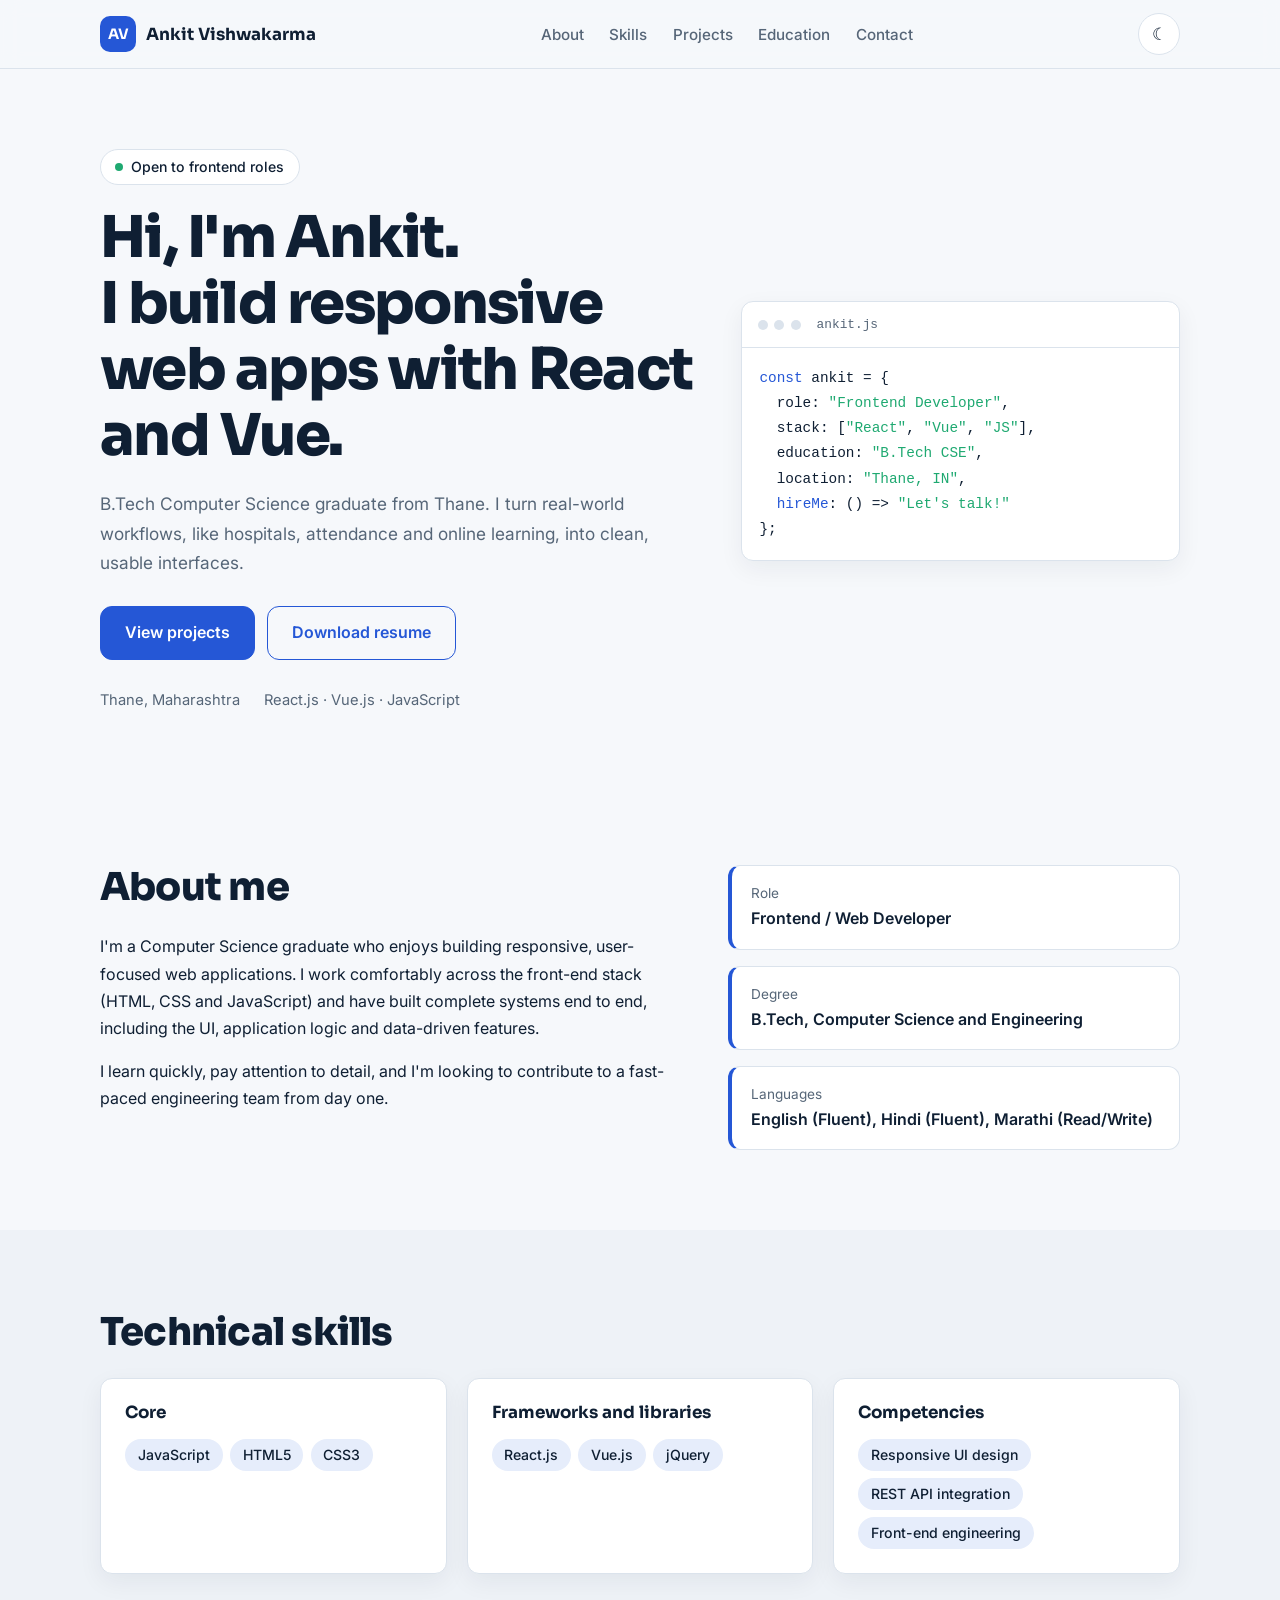
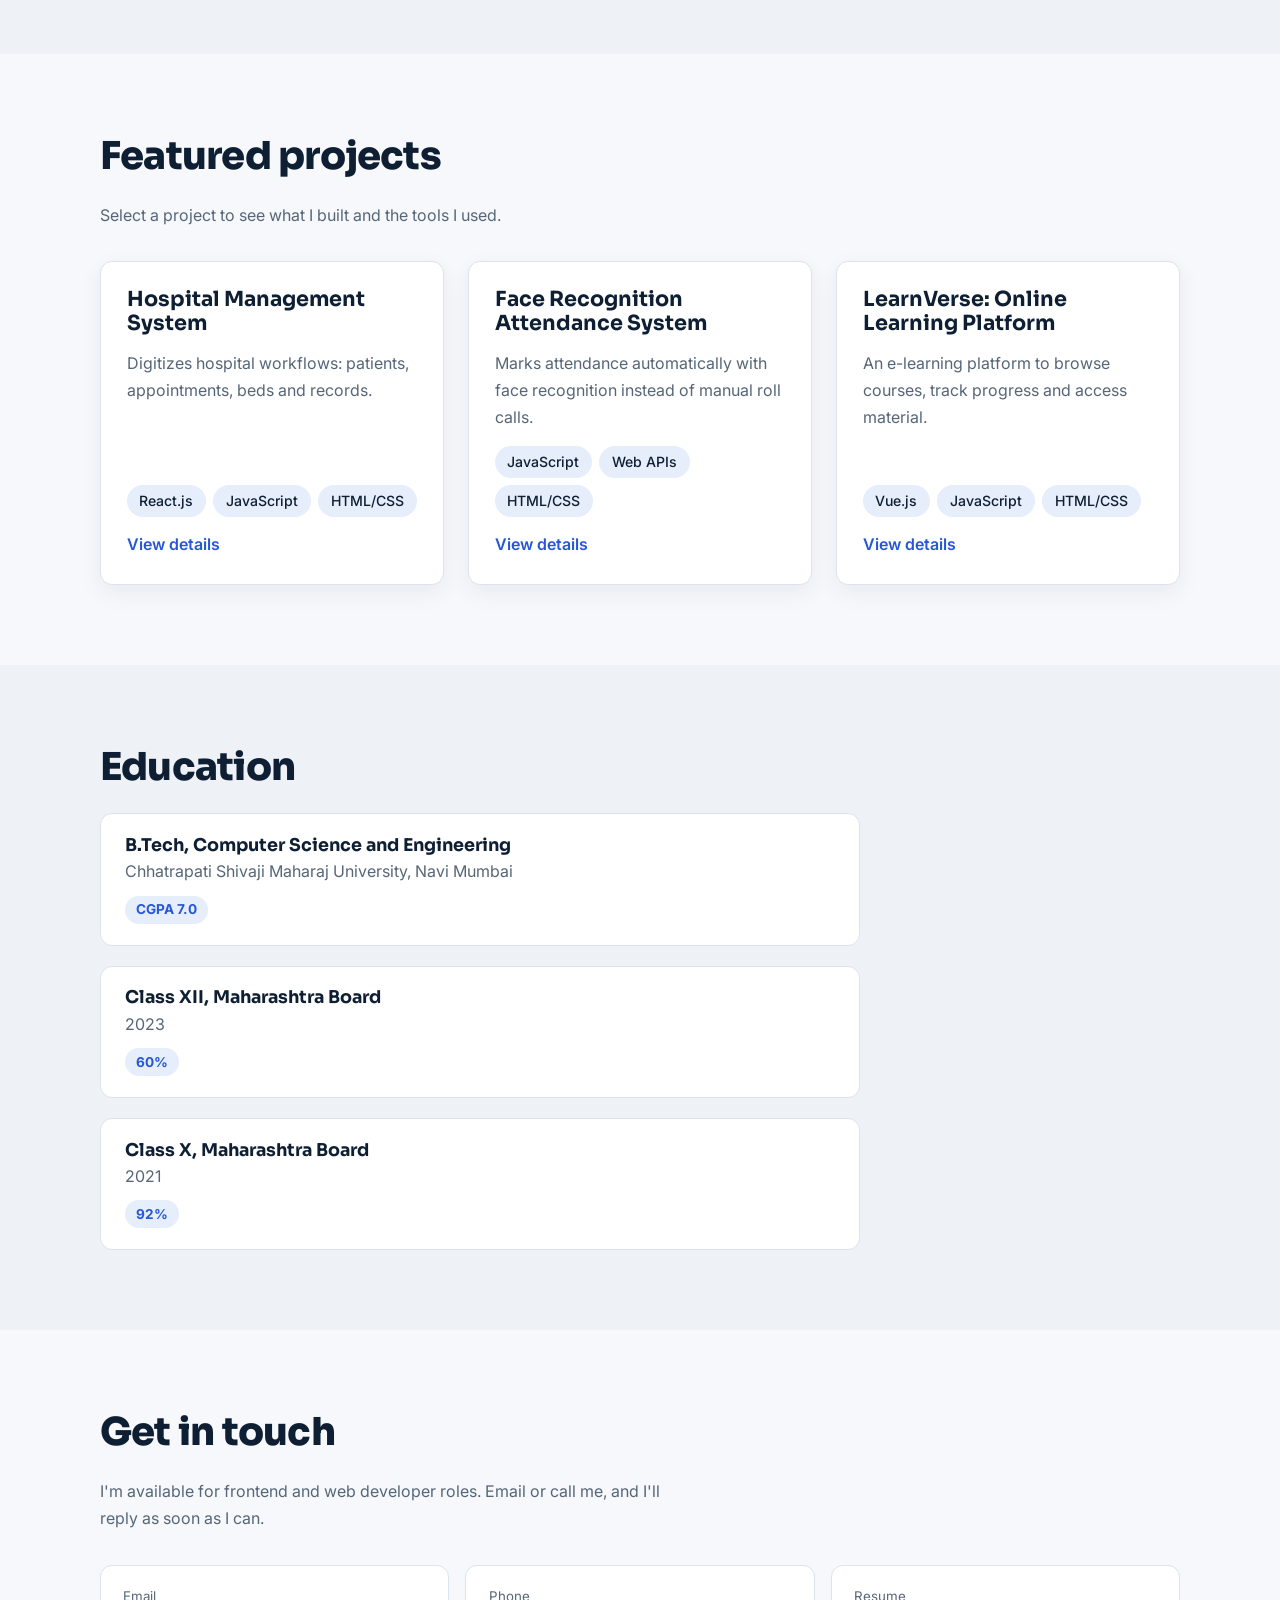
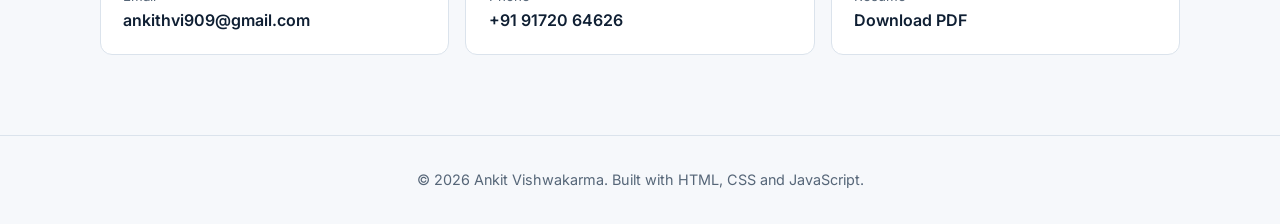
<file: Task 1-portfolio/index.html>
<!DOCTYPE html>
<html lang="en">
<head>
<meta charset="utf-8">
<meta name="viewport" content="width=device-width, initial-scale=1">
<title>Ankit Vishwakarma | Frontend Developer</title>
<meta name="description" content="Portfolio of Ankit Vishwakarma, a frontend developer skilled in React.js, Vue.js and JavaScript.">
<link rel="preconnect" href="https://fonts.googleapis.com">
<link rel="preconnect" href="https://fonts.gstatic.com" crossorigin>
<link href="https://fonts.googleapis.com/css2?family=Sora:wght@500;700;800&family=Inter:wght@400;500;600&display=swap" rel="stylesheet">
<link rel="stylesheet" href="style.css">
</head>
<body>

<header class="site-header">
  <div class="container bar">
    <a class="logo" href="#home" aria-label="Ankit Vishwakarma, home"><span class="mark">AV</span>Ankit Vishwakarma</a>
    <nav id="nav" aria-label="Main navigation">
      <ul>
        <li><a href="#about">About</a></li>
        <li><a href="#skills">Skills</a></li>
        <li><a href="#projects">Projects</a></li>
        <li><a href="#education">Education</a></li>
        <li><a href="#contact">Contact</a></li>
      </ul>
    </nav>
    <div class="tools">
      <button class="icon-btn" id="themeBtn" aria-label="Switch to dark theme">☾</button>
      <button class="icon-btn" id="menuBtn" aria-label="Open menu" aria-expanded="false" aria-controls="nav">☰</button>
    </div>
  </div>
</header>

<main>
  <section id="home" class="hero">
    <div class="container hero-grid">
      <div>
        <p class="status"><span class="dot"></span>Open to frontend roles</p>
        <h1>Hi, I'm Ankit.<br>I build responsive web apps with React and Vue.</h1>
        <p class="lead">B.Tech Computer Science graduate from Thane. I turn real-world workflows, like hospitals, attendance and online learning, into clean, usable interfaces.</p>
        <div class="btns">
          <a class="btn primary" href="#projects">View projects</a>
          <a class="btn ghost" href="resume.pdf" download>Download resume</a>
        </div>
        <ul class="hero-meta">
          <li>Thane, Maharashtra</li>
          <li>React.js · Vue.js · JavaScript</li>
        </ul>
      </div>
      <div class="code-card" aria-hidden="true">
        <div class="code-top"><i></i><i></i><i></i><span>ankit.js</span></div>
<pre><span class="k">const</span> ankit = {
  role: <span class="s">"Frontend Developer"</span>,
  stack: [<span class="s">"React"</span>, <span class="s">"Vue"</span>, <span class="s">"JS"</span>],
  education: <span class="s">"B.Tech CSE"</span>,
  location: <span class="s">"Thane, IN"</span>,
  <span class="k">hireMe</span>: () =&gt; <span class="s">"Let's talk!"</span>
};</pre>
      </div>
    </div>
  </section>

  <section id="about">
    <div class="container about">
      <div>
        <h2>About me</h2>
        <p>I'm a Computer Science graduate who enjoys building responsive, user-focused web applications. I work comfortably across the front-end stack (HTML, CSS and JavaScript) and have built complete systems end to end, including the UI, application logic and data-driven features.</p>
        <p>I learn quickly, pay attention to detail, and I'm looking to contribute to a fast-paced engineering team from day one.</p>
      </div>
      <dl class="facts">
        <div><dt>Role</dt><dd>Frontend / Web Developer</dd></div>
        <div><dt>Degree</dt><dd>B.Tech, Computer Science and Engineering</dd></div>
        <div><dt>Languages</dt><dd>English (Fluent), Hindi (Fluent), Marathi (Read/Write)</dd></div>
      </dl>
    </div>
  </section>

  <section id="skills" class="alt">
    <div class="container">
      <h2>Technical skills</h2>
      <div class="skills">
        <article class="skill"><h3>Core</h3><div class="chips"><span>JavaScript</span><span>HTML5</span><span>CSS3</span></div></article>
        <article class="skill"><h3>Frameworks and libraries</h3><div class="chips"><span>React.js</span><span>Vue.js</span><span>jQuery</span></div></article>
        <article class="skill"><h3>Competencies</h3><div class="chips"><span>Responsive UI design</span><span>REST API integration</span><span>Front-end engineering</span></div></article>
      </div>
    </div>
  </section>

  <section id="projects">
    <div class="container">
      <h2>Featured projects</h2>
      <p class="lead">Select a project to see what I built and the tools I used.</p>
      <div class="projects" id="projectGrid"></div>
    </div>
  </section>

  <section id="education" class="alt">
    <div class="container">
      <h2>Education</h2>
      <div class="timeline">
        <div class="item"><h3>B.Tech, Computer Science and Engineering</h3><p>Chhatrapati Shivaji Maharaj University, Navi Mumbai</p><span class="badge">CGPA 7.0</span></div>
        <div class="item"><h3>Class XII, Maharashtra Board</h3><p>2023</p><span class="badge">60%</span></div>
        <div class="item"><h3>Class X, Maharashtra Board</h3><p>2021</p><span class="badge">92%</span></div>
      </div>
    </div>
  </section>

  <section id="contact">
    <div class="container">
      <h2>Get in touch</h2>
      <p class="lead">I'm available for frontend and web developer roles. Email or call me, and I'll reply as soon as I can.</p>
      <div class="links">
        <a href="mailto:ankithvi909@gmail.com"><small>Email</small>ankithvi909@gmail.com</a>
        <a href="tel:+919172064626"><small>Phone</small>+91 91720 64626</a>
        <a href="resume.pdf" download><small>Resume</small>Download PDF</a>
      </div>
    </div>
  </section>
</main>

<footer><div class="container">© <span id="yr"></span> Ankit Vishwakarma. Built with HTML, CSS and JavaScript.</div></footer>

<dialog id="modal" aria-labelledby="mTitle">
  <div class="dlg">
    <button class="icon-btn x" id="mClose" aria-label="Close project details">✕</button>
    <h3 id="mTitle"></h3>
    <p id="mType" class="muted"></p>
    <ul id="mPoints"></ul>
    <div class="chips" id="mTags"></div>
  </div>
</dialog>

<script src="script.js"></script>
</body>
</html>
</file>
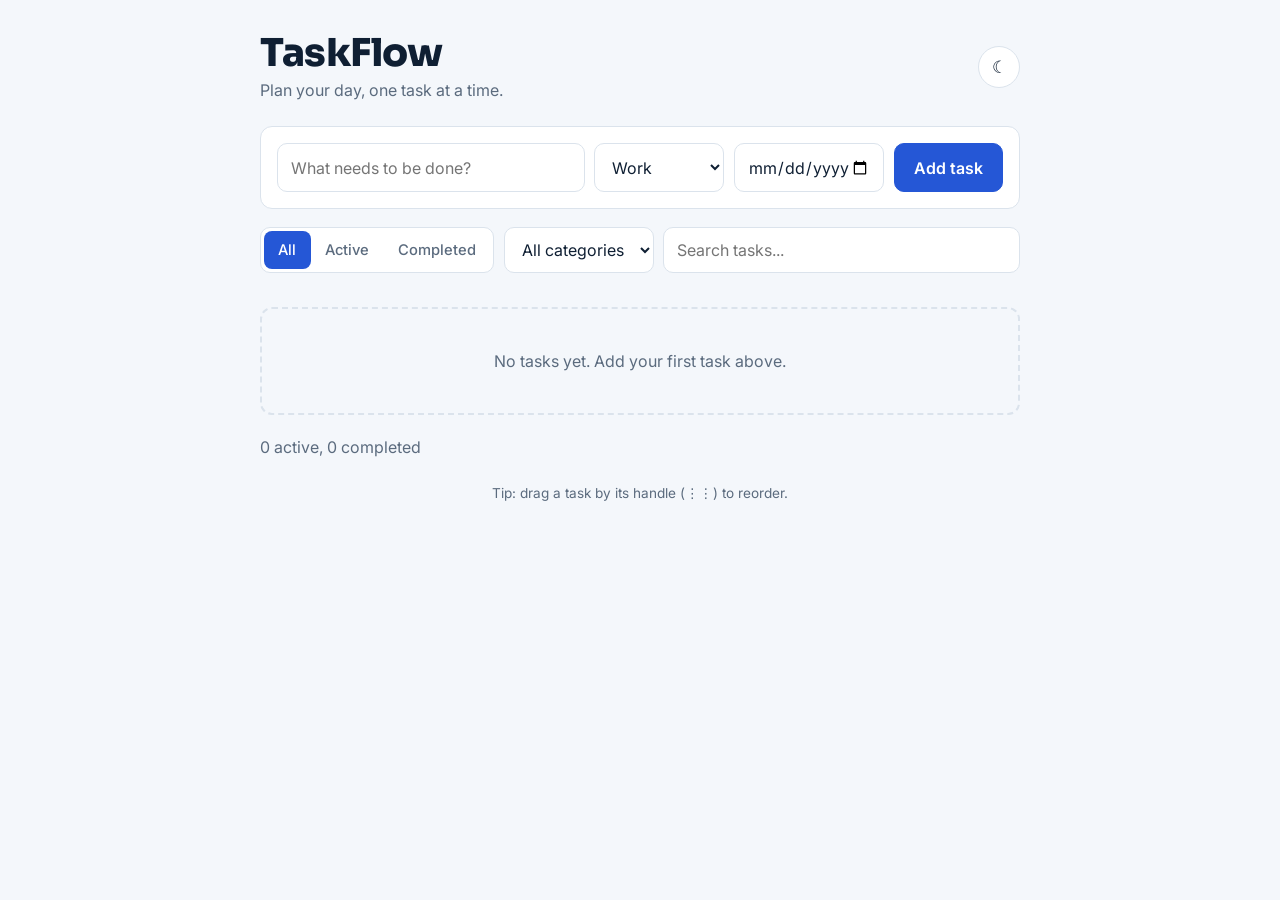
<file: Task 2-Task manager/index.html>
<!DOCTYPE html>
<html lang="en">
<head>
<meta charset="utf-8">
<meta name="viewport" content="width=device-width, initial-scale=1">
<title>TaskFlow | Task Manager &amp; Productivity Tracker</title>
<meta name="description" content="A task manager with categories, due dates, filters, search, drag-and-drop and localStorage persistence.">
<link rel="preconnect" href="https://fonts.googleapis.com">
<link rel="preconnect" href="https://fonts.gstatic.com" crossorigin>
<link href="https://fonts.googleapis.com/css2?family=Sora:wght@600;800&family=Inter:wght@400;500;600&display=swap" rel="stylesheet">
<link rel="stylesheet" href="style.css">
</head>
<body>
<div class="app">
  <header class="top">
    <div>
      <h1>TaskFlow</h1>
      <p class="muted" id="summary">Plan your day, one task at a time.</p>
    </div>
    <button class="icon-btn" id="themeBtn" aria-label="Switch to dark theme">☾</button>
  </header>

  <form id="addForm" class="add" autocomplete="off">
    <label class="sr" for="title">Task title</label>
    <input id="title" type="text" placeholder="What needs to be done?" maxlength="120" required>
    <label class="sr" for="category">Category</label>
    <select id="category">
      <option>Work</option><option>Personal</option><option>Study</option>
    </select>
    <label class="sr" for="due">Due date</label>
    <input id="due" type="date">
    <button class="btn" type="submit">Add task</button>
  </form>

  <div class="controls">
    <div class="tabs" role="group" aria-label="Filter by status">
      <button class="tab active" data-filter="all" aria-pressed="true">All</button>
      <button class="tab" data-filter="active" aria-pressed="false">Active</button>
      <button class="tab" data-filter="completed" aria-pressed="false">Completed</button>
    </div>
    <label class="sr" for="catFilter">Filter by category</label>
    <select id="catFilter">
      <option value="all">All categories</option>
      <option>Work</option><option>Personal</option><option>Study</option>
    </select>
    <label class="sr" for="search">Search tasks</label>
    <input id="search" type="search" placeholder="Search tasks...">
  </div>

  <ul id="list" class="list" aria-live="polite"></ul>
  <p id="empty" class="empty" hidden></p>

  <footer class="foot">
    <span id="count" class="muted"></span>
    <button class="link" id="clearDone">Clear completed</button>
  </footer>
  <p class="hint muted">Tip: drag a task by its handle (⋮⋮) to reorder.</p>
</div>

<dialog id="editDlg" aria-labelledby="editTitle">
  <form id="editForm" method="dialog" class="dlg">
    <h2 id="editTitle">Edit task</h2>
    <label for="eTitle">Title</label>
    <input id="eTitle" type="text" maxlength="120" required>
    <label for="eCategory">Category</label>
    <select id="eCategory"><option>Work</option><option>Personal</option><option>Study</option></select>
    <label for="eDue">Due date</label>
    <input id="eDue" type="date">
    <div class="row">
      <button class="btn ghost" type="button" id="eCancel">Cancel</button>
      <button class="btn" type="submit">Save changes</button>
    </div>
  </form>
</dialog>
<script src="script.js"></script>
</body>
</html>
</file>
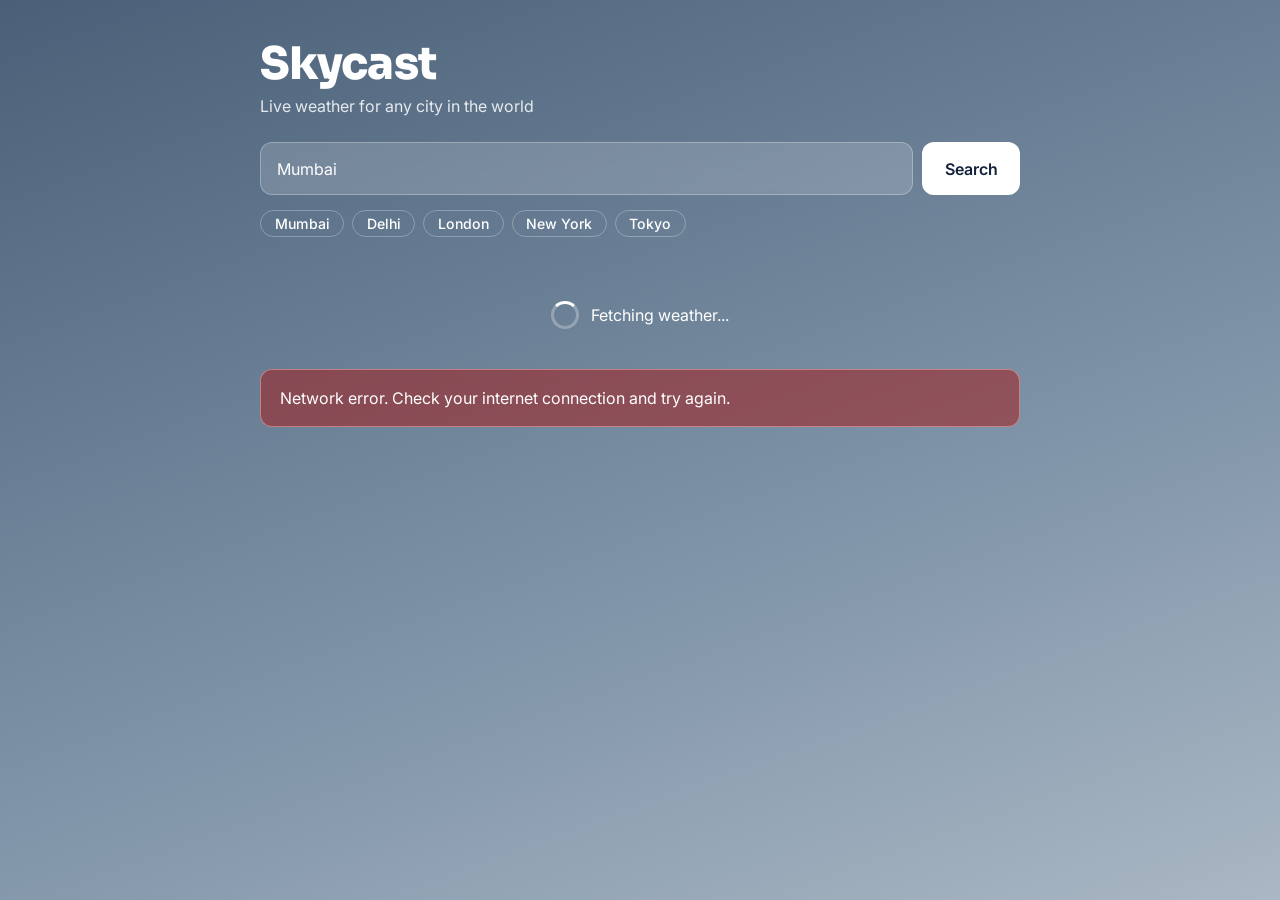
<file: Task 3-Weather app/index.html>
<!DOCTYPE html>
<html lang="en">
<head>
<meta charset="utf-8">
<meta name="viewport" content="width=device-width, initial-scale=1">
<title>Skycast | Live Weather Forecast</title>
<meta name="description" content="Search any city for live weather, humidity, wind, pressure and a 5-day forecast.">
<link rel="preconnect" href="https://fonts.googleapis.com">
<link rel="preconnect" href="https://fonts.gstatic.com" crossorigin>
<link href="https://fonts.googleapis.com/css2?family=Sora:wght@600;800&family=Inter:wght@400;500;600&display=swap" rel="stylesheet">
<link rel="stylesheet" href="style.css">
</head>
<body data-sky="cloudy">
<main class="app">
  <header>
    <h1>Skycast</h1>
    <p class="sub">Live weather for any city in the world</p>
  </header>

  <form id="searchForm" class="search" role="search" autocomplete="off">
    <label class="sr" for="city">City name</label>
    <input id="city" type="search" placeholder="Search a city, e.g. Mumbai" required>
    <button type="submit">Search</button>
  </form>

  <div class="quick" id="quick" aria-label="Quick cities"></div>

  <div id="loading" class="loading" hidden role="status"><span class="spinner" aria-hidden="true"></span>Fetching weather...</div>
  <div id="error" class="error" hidden role="alert"></div>

  <section id="result" hidden aria-live="polite">
    <div class="card current">
      <div>
        <h2 id="place"></h2>
        <p id="time" class="muted"></p>
        <div class="temp-row">
          <span id="icon" class="icon" aria-hidden="true"></span>
          <span id="temp" class="temp"></span>
        </div>
        <p id="desc" class="desc"></p>
        <p id="feels" class="muted"></p>
      </div>
      <dl class="stats">
        <div><dt>Humidity</dt><dd id="humidity"></dd></div>
        <div><dt>Wind speed</dt><dd id="wind"></dd></div>
        <div><dt>Pressure</dt><dd id="pressure"></dd></div>
      </dl>
    </div>

    <h3 class="fh">5-day forecast</h3>
    <div id="forecast" class="forecast"></div>
  </section>

  <p class="credit" id="credit"></p>
</main>
<script src="config.js"></script>
<script src="script.js"></script>
</body>
</html>
</file>
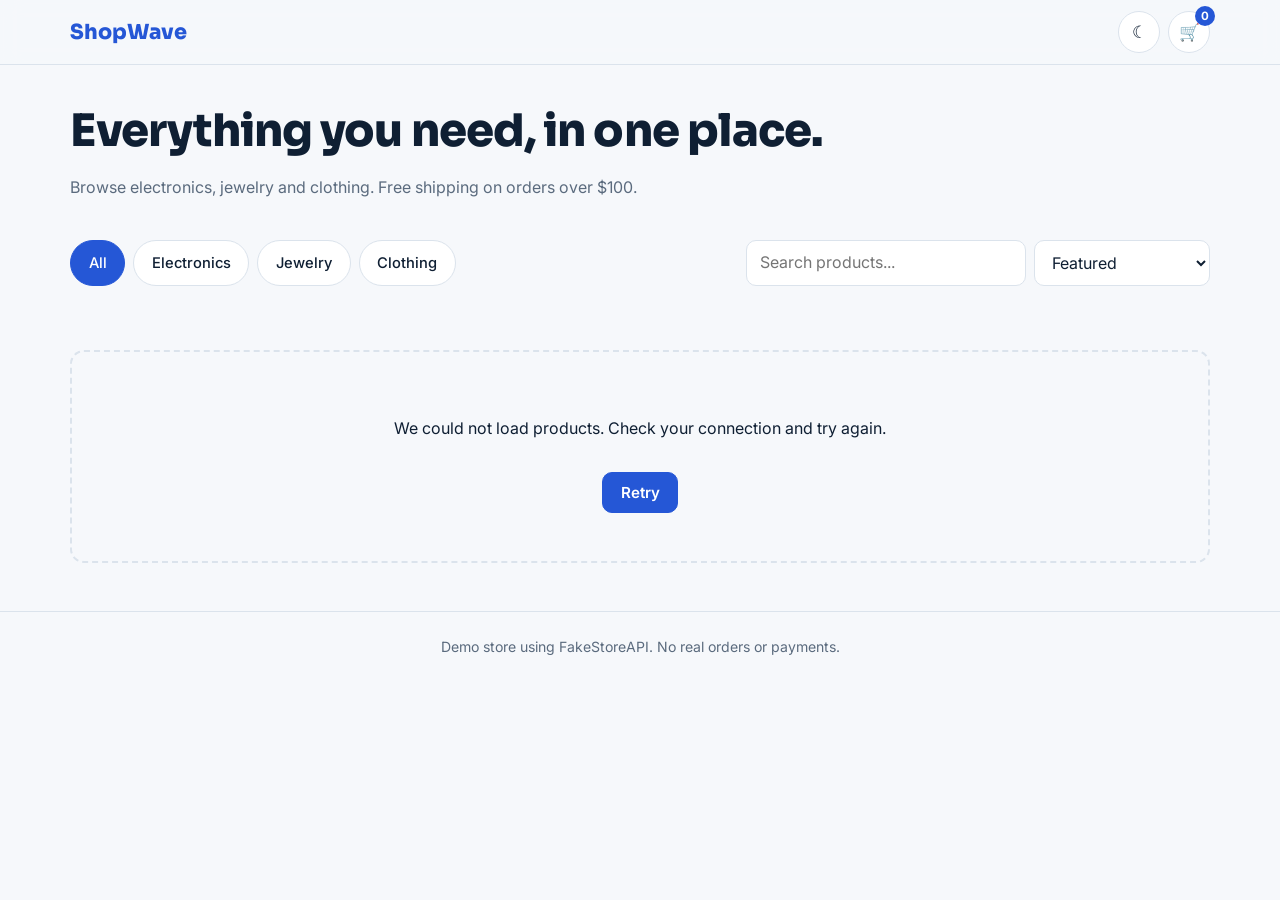
<file: Task 4-Ecommerce cart/index.html>
<!DOCTYPE html>
<html lang="en">
<head>
<meta charset="utf-8">
<meta name="viewport" content="width=device-width, initial-scale=1">
<title>ShopWave | Online Store</title>
<meta name="description" content="E-commerce storefront with product filtering, search and a slide-out shopping cart.">
<link rel="preconnect" href="https://fonts.googleapis.com">
<link rel="preconnect" href="https://fonts.gstatic.com" crossorigin>
<link href="https://fonts.googleapis.com/css2?family=Sora:wght@600;800&family=Inter:wght@400;500;600&display=swap" rel="stylesheet">
<link rel="stylesheet" href="style.css">
</head>
<body>
<header class="nav">
  <div class="container nav-in">
    <a class="logo" href="#top">ShopWave</a>
    <div class="tools">
      <button class="icon-btn" id="themeBtn" aria-label="Switch to dark theme">☾</button>
      <button class="icon-btn cart-btn" id="cartBtn" aria-label="Open cart, 0 items">
        <span aria-hidden="true">🛒</span><span class="badge" id="badge">0</span>
      </button>
    </div>
  </div>
</header>

<main class="container" id="top">
  <section class="hero">
    <h1>Everything you need, in one place.</h1>
    <p class="muted">Browse electronics, jewelry and clothing. Free shipping on orders over $100.</p>
  </section>

  <div class="bar">
    <div class="cats" id="cats" role="group" aria-label="Filter by category">
      <button class="cat active" data-cat="all" aria-pressed="true">All</button>
      <button class="cat" data-cat="electronics" aria-pressed="false">Electronics</button>
      <button class="cat" data-cat="jewelry" aria-pressed="false">Jewelry</button>
      <button class="cat" data-cat="clothing" aria-pressed="false">Clothing</button>
    </div>
    <div class="find">
      <label class="sr" for="search">Search products</label>
      <input id="search" type="search" placeholder="Search products...">
      <label class="sr" for="sort">Sort products</label>
      <select id="sort">
        <option value="featured">Featured</option>
        <option value="low">Price: low to high</option>
        <option value="high">Price: high to low</option>
        <option value="rating">Top rated</option>
      </select>
    </div>
  </div>

  <p id="count" class="muted" aria-live="polite"></p>
  <div id="grid" class="grid"></div>
  <div id="state" class="state" hidden></div>
</main>

<footer class="foot"><div class="container">Demo store using FakeStoreAPI. No real orders or payments.</div></footer>

<div class="overlay" id="overlay" hidden></div>
<aside class="drawer" id="drawer" role="dialog" aria-modal="true" aria-labelledby="drawerTitle" aria-hidden="true">
  <div class="d-head">
    <h2 id="drawerTitle">Your cart</h2>
    <button class="icon-btn" id="closeCart" aria-label="Close cart">✕</button>
  </div>
  <div class="d-body" id="cartItems"></div>
  <div class="d-foot" id="cartFoot">
    <p class="ship-note" id="shipNote"></p>
    <dl class="totals">
      <div><dt>Subtotal</dt><dd id="subtotal"></dd></div>
      <div><dt>Tax (8%)</dt><dd id="tax"></dd></div>
      <div><dt>Shipping</dt><dd id="shipping"></dd></div>
      <div class="grand"><dt>Total</dt><dd id="total"></dd></div>
    </dl>
    <button class="btn" id="checkoutBtn">Checkout</button>
    <button class="link" id="clearBtn">Clear cart</button>
  </div>
</aside>

<dialog id="checkout" aria-labelledby="coTitle">
  <form id="coForm" class="dlg">
    <h2 id="coTitle">Checkout</h2>
    <p class="muted">Demo only. Do not enter real payment details.</p>
    <label for="coName">Full name</label>
    <input id="coName" required autocomplete="name">
    <label for="coEmail">Email</label>
    <input id="coEmail" type="email" required autocomplete="email">
    <label for="coAddr">Delivery address</label>
    <textarea id="coAddr" rows="2" required autocomplete="street-address"></textarea>
    <p class="co-total">Order total: <strong id="coTotal"></strong></p>
    <div class="row">
      <button type="button" class="btn ghost" id="coCancel">Cancel</button>
      <button type="submit" class="btn">Place order</button>
    </div>
  </form>
  <div class="dlg done" id="coDone" hidden>
    <div class="tick" aria-hidden="true">✓</div>
    <h2>Order confirmed</h2>
    <p>Thank you, <strong id="doneName"></strong>. Your order <strong id="orderId"></strong> has been placed.</p>
    <p class="muted" id="doneMail"></p>
    <button class="btn" id="coClose">Continue shopping</button>
  </div>
</dialog>

<script src="script.js"></script>
</body>
</html>
</file>
<file: Task 1-portfolio/style.css>
:root{
  --bg:#f6f8fb; --alt:#eef2f7; --surface:#fff; --ink:#0f1f33; --muted:#566678; --line:#dbe3ec;
  --accent:#2557d6; --accent-ink:#fff; --chip:#e6edfb; --green:#1fa971;
  --head:"Sora","Segoe UI",system-ui,sans-serif; --body:"Inter","Segoe UI",system-ui,sans-serif;
  --r:12px; --shadow:0 8px 24px rgba(15,31,51,.06);
}
:root[data-theme="dark"]{
  --bg:#0c1524; --alt:#101c30; --surface:#14233b; --ink:#e9f0f9; --muted:#9db0c6; --line:#243857;
  --accent:#78a8ff; --accent-ink:#09152a; --chip:#1b2f50; --shadow:none;
}
*{box-sizing:border-box}
html{scroll-behavior:smooth;scroll-padding-top:76px}
body{margin:0;background:var(--bg);color:var(--ink);font:400 1rem/1.7 var(--body);transition:background .25s,color .25s}
h1,h2,h3{font-family:var(--head);line-height:1.15;margin:0}
p{margin:0 0 1rem}
a{color:inherit}
:focus-visible{outline:3px solid var(--accent);outline-offset:3px;border-radius:6px}
.container{width:min(1080px,100% - 2.5rem);margin-inline:auto}
section{padding:5rem 0}
section.alt{background:var(--alt)}
h2{font-size:clamp(1.8rem,5vw,2.4rem);font-weight:800;margin-bottom:1.5rem;letter-spacing:-.02em}
.lead{color:var(--muted);max-width:60ch}
.muted{color:var(--muted)}

/* Header */
.site-header{position:sticky;top:0;z-index:30;background:color-mix(in srgb,var(--bg) 90%,transparent);backdrop-filter:blur(10px);border-bottom:1px solid var(--line)}
.bar{display:flex;align-items:center;justify-content:space-between;height:68px;gap:1rem}
.logo{display:flex;align-items:center;gap:.6rem;font:700 1.05rem var(--head);text-decoration:none}
.mark{display:grid;place-items:center;width:36px;height:36px;border-radius:10px;background:var(--accent);color:var(--accent-ink);font-size:.9rem}
nav ul{list-style:none;margin:0;padding:0;display:flex;gap:1.6rem}
nav a{text-decoration:none;color:var(--muted);font-weight:500;font-size:.95rem;padding:.3rem 0;border-bottom:2px solid transparent}
nav a:hover,nav a.active{color:var(--ink);border-color:var(--accent)}
.tools{display:flex;gap:.5rem}
.icon-btn{width:42px;height:42px;display:grid;place-items:center;border:1px solid var(--line);background:var(--surface);color:var(--ink);border-radius:50%;cursor:pointer;font-size:1.05rem}
.icon-btn:hover{border-color:var(--accent)}
#menuBtn{display:none}
@media(max-width:800px){
  #menuBtn{display:grid}
  nav{position:absolute;top:68px;left:0;right:0;background:var(--bg);border-bottom:1px solid var(--line);display:none}
  nav.open{display:block}
  nav ul{flex-direction:column;gap:0;padding:.5rem 1.25rem 1rem}
  nav a{display:block;padding:.8rem 0;border:0}
}

/* Hero */
.hero{padding:5rem 0 4.5rem}
.hero-grid{display:grid;gap:3rem;align-items:center}
@media(min-width:920px){.hero-grid{grid-template-columns:1.35fr 1fr}}
.status{display:inline-flex;align-items:center;gap:.5rem;background:var(--surface);border:1px solid var(--line);padding:.3rem .9rem;border-radius:99px;font-size:.88rem;font-weight:500;margin-bottom:1.25rem}
.dot{width:8px;height:8px;border-radius:50%;background:var(--green);box-shadow:0 0 0 0 rgba(31,169,113,.6);animation:pulse 2s infinite}
@keyframes pulse{70%{box-shadow:0 0 0 8px rgba(31,169,113,0)}100%{box-shadow:0 0 0 0 rgba(31,169,113,0)}}
.hero h1{font-size:clamp(2.1rem,6.5vw,3.6rem);font-weight:800;letter-spacing:-.03em}
.hero .lead{margin:1.25rem 0 1.75rem;font-size:1.08rem}
.btns{display:flex;flex-wrap:wrap;gap:.75rem}
.btn{display:inline-block;padding:.8rem 1.5rem;border-radius:var(--r);font-weight:600;text-decoration:none;border:1.5px solid var(--accent);transition:transform .15s,filter .15s}
.btn.primary{background:var(--accent);color:var(--accent-ink)}
.btn.ghost{color:var(--accent)}
.btn:hover{transform:translateY(-2px);filter:brightness(1.08)}
.hero-meta{list-style:none;padding:0;margin:1.75rem 0 0;display:flex;flex-wrap:wrap;gap:.4rem 1.5rem;color:var(--muted);font-size:.92rem}
.code-card{background:var(--surface);border:1px solid var(--line);border-radius:var(--r);box-shadow:var(--shadow);overflow:hidden;font:.9rem/1.75 ui-monospace,Menlo,Consolas,monospace}
.code-top{display:flex;align-items:center;gap:.4rem;padding:.7rem 1rem;border-bottom:1px solid var(--line);color:var(--muted);font-size:.8rem}
.code-top i{width:10px;height:10px;border-radius:50%;background:var(--line)}
.code-top span{margin-left:.6rem}
.code-card pre{margin:0;padding:1.1rem;overflow-x:auto}
.k{color:var(--accent)}.s{color:var(--green)}

/* About */
.about{display:grid;gap:2.5rem}
@media(min-width:900px){.about{grid-template-columns:1.3fr 1fr}}
.facts{margin:0;display:grid;gap:1rem}
.facts div{background:var(--surface);border:1px solid var(--line);border-left:4px solid var(--accent);border-radius:var(--r);padding:1rem 1.2rem}
.facts dt{font-size:.85rem;color:var(--muted)}
.facts dd{margin:0;font-weight:600}

/* Skills */
.skills{display:grid;gap:1.25rem;grid-template-columns:repeat(auto-fit,minmax(260px,1fr))}
.skill{background:var(--surface);border:1px solid var(--line);border-radius:var(--r);padding:1.5rem;box-shadow:var(--shadow)}
.skill h3{font-size:1.05rem;margin-bottom:1rem}
.chips{display:flex;flex-wrap:wrap;gap:.45rem}
.chips span{background:var(--chip);color:var(--ink);padding:.25rem .8rem;border-radius:99px;font-size:.88rem;font-weight:500}

/* Projects */
.projects{display:grid;gap:1.5rem;margin-top:2rem;grid-template-columns:repeat(auto-fit,minmax(290px,1fr))}
.card{display:flex;flex-direction:column;gap:.9rem;text-align:left;font:inherit;color:inherit;background:var(--surface);border:1px solid var(--line);border-radius:var(--r);padding:1.6rem;cursor:pointer;box-shadow:var(--shadow);transition:transform .2s,border-color .2s}
.card:hover{transform:translateY(-4px);border-color:var(--accent)}
.card h3{font-size:1.3rem}
.card p{color:var(--muted);flex:1;margin:0}
.more{color:var(--accent);font-weight:600}

dialog{border:1px solid var(--line);border-radius:16px;background:var(--surface);color:var(--ink);padding:0;width:min(580px,92vw);max-height:88vh}
dialog::backdrop{background:rgba(5,12,22,.62)}
dialog[open]{animation:pop .22s ease-out}
@keyframes pop{from{opacity:0;transform:translateY(14px) scale(.98)}}
.dlg{padding:1.9rem}
.dlg h3{font-size:1.55rem;margin-bottom:.4rem;padding-right:3rem}
.dlg ul{padding-left:1.2rem;color:var(--muted);margin:1rem 0 1.5rem}
.dlg li{margin-bottom:.5rem}
.x{float:right}

/* Education */
.timeline{display:grid;gap:1.25rem;max-width:760px}
.item{background:var(--surface);border:1px solid var(--line);border-radius:var(--r);padding:1.3rem 1.5rem;position:relative}
.item h3{font-size:1.1rem}
.item p{color:var(--muted);margin:.2rem 0 .6rem}
.badge{display:inline-block;background:var(--chip);color:var(--accent);font-weight:700;font-size:.85rem;padding:.15rem .7rem;border-radius:99px}

/* Contact */
.links{display:grid;gap:1rem;grid-template-columns:repeat(auto-fit,minmax(220px,1fr));margin-top:2rem}
.links a{background:var(--surface);border:1px solid var(--line);border-radius:var(--r);padding:1.2rem 1.4rem;text-decoration:none;font-weight:600;transition:border-color .2s,transform .2s}
.links a:hover{border-color:var(--accent);transform:translateY(-3px)}
.links small{display:block;color:var(--muted);font-weight:400}
footer{padding:2rem 0;border-top:1px solid var(--line);color:var(--muted);font-size:.9rem;text-align:center}

@media(prefers-reduced-motion:reduce){html{scroll-behavior:auto}*{animation:none!important;transition:none!important}}
</file>
<file: Task 2-Task manager/style.css>
:root{
  --bg:#f4f7fb; --surface:#fff; --ink:#0f1f33; --muted:#5b6b7e; --line:#dbe3ec;
  --accent:#2557d6; --accent-ink:#fff; --chip:#e6edfb; --danger:#d23b3b; --ok:#1fa971;
  --work:#2557d6; --personal:#c2410c; --study:#7c3aed;
  --head:"Sora","Segoe UI",system-ui,sans-serif; --body:"Inter","Segoe UI",system-ui,sans-serif; --r:12px;
}
:root[data-theme="dark"]{
  --bg:#0c1524; --surface:#14233b; --ink:#e9f0f9; --muted:#9db0c6; --line:#243857;
  --accent:#78a8ff; --accent-ink:#09152a; --chip:#1b2f50; --danger:#ff7b7b; --ok:#4cd9a0;
  --work:#78a8ff; --personal:#ffa56b; --study:#b69bff;
}
*{box-sizing:border-box}
body{margin:0;background:var(--bg);color:var(--ink);font:400 1rem/1.5 var(--body);transition:background .25s,color .25s}
:focus-visible{outline:3px solid var(--accent);outline-offset:2px;border-radius:6px}
.app{width:min(760px,100% - 2rem);margin:0 auto;padding:2rem 0 3rem}
.top{display:flex;justify-content:space-between;align-items:center;gap:1rem;margin-bottom:1.5rem}
h1{font:800 clamp(1.8rem,6vw,2.4rem)/1.1 var(--head);margin:0;letter-spacing:-.02em}
.muted{color:var(--muted);margin:.25rem 0 0}
.sr{position:absolute;width:1px;height:1px;overflow:hidden;clip:rect(0 0 0 0)}
.icon-btn{width:42px;height:42px;border-radius:50%;border:1px solid var(--line);background:var(--surface);color:var(--ink);cursor:pointer;font-size:1.05rem}
input,select{font:inherit;color:var(--ink);background:var(--surface);border:1px solid var(--line);border-radius:10px;padding:.65rem .8rem;min-width:0}
input:focus,select:focus{border-color:var(--accent)}
.add{display:grid;gap:.6rem;grid-template-columns:1fr;background:var(--surface);border:1px solid var(--line);border-radius:var(--r);padding:1rem}
@media(min-width:640px){.add{grid-template-columns:1fr 130px 150px auto}}
.btn{background:var(--accent);color:var(--accent-ink);border:1.5px solid var(--accent);border-radius:10px;padding:.65rem 1.2rem;font:600 1rem var(--body);cursor:pointer;transition:filter .15s}
.btn:hover{filter:brightness(1.1)}
.btn.ghost{background:transparent;color:var(--accent)}
.controls{display:flex;flex-wrap:wrap;gap:.6rem;margin:1.1rem 0}
.controls input[type=search]{flex:1;min-width:160px}
.tabs{display:flex;background:var(--surface);border:1px solid var(--line);border-radius:10px;padding:3px}
.tab{border:0;background:transparent;color:var(--muted);padding:.45rem .9rem;border-radius:8px;font:500 .92rem var(--body);cursor:pointer}
.tab.active{background:var(--accent);color:var(--accent-ink)}
.list{list-style:none;margin:0;padding:0;display:grid;gap:.6rem}
.task{display:grid;grid-template-columns:auto auto 1fr auto;align-items:center;gap:.75rem;background:var(--surface);border:1px solid var(--line);border-radius:var(--r);padding:.8rem 1rem;animation:in .25s ease-out;transition:opacity .3s,transform .3s,border-color .2s}
@keyframes in{from{opacity:0;transform:translateY(8px)}}
.task.removing{opacity:0;transform:translateX(30px)}
.task.dragging{opacity:.4}
.task.over{border-color:var(--accent);border-style:dashed}
.handle{cursor:grab;color:var(--muted);user-select:none;letter-spacing:-2px;padding:0 .2rem}
.check{width:22px;height:22px;accent-color:var(--ok);cursor:pointer}
.body{min-width:0}
.name{position:relative;display:inline;word-break:break-word;background:linear-gradient(var(--muted),var(--muted)) no-repeat 0 55%/0 2px;transition:background-size .35s ease,color .3s}
.task.done .name{background-size:100% 2px;color:var(--muted)}
.task.done{border-color:color-mix(in srgb,var(--ok) 40%,var(--line))}
.meta{display:flex;flex-wrap:wrap;gap:.5rem;margin-top:.25rem;font-size:.82rem;color:var(--muted)}
.tag{font-weight:600;padding:.05rem .6rem;border-radius:99px;background:var(--chip)}
.tag.Work{color:var(--work)}.tag.Personal{color:var(--personal)}.tag.Study{color:var(--study)}
.overdue{color:var(--danger);font-weight:600}
.actions{display:flex;gap:.25rem}
.act{border:0;background:transparent;color:var(--muted);cursor:pointer;padding:.4rem .55rem;border-radius:8px;font:500 .88rem var(--body)}
.act:hover{background:var(--chip);color:var(--ink)}
.act.del:hover{color:var(--danger)}
.empty{text-align:center;color:var(--muted);padding:2.5rem 1rem;border:2px dashed var(--line);border-radius:var(--r)}
.foot{display:flex;justify-content:space-between;align-items:center;margin-top:1rem}
.link{border:0;background:none;color:var(--accent);font:600 .92rem var(--body);cursor:pointer}
.hint{text-align:center;font-size:.85rem;margin-top:1.5rem}
dialog{border:1px solid var(--line);border-radius:16px;background:var(--surface);color:var(--ink);padding:0;width:min(440px,92vw)}
dialog::backdrop{background:rgba(5,12,22,.6)}
.dlg{display:grid;gap:.5rem;padding:1.6rem}
.dlg h2{font:800 1.4rem var(--head);margin:0 0 .5rem}
.dlg label{font-size:.88rem;color:var(--muted);margin-top:.4rem}
.row{display:flex;justify-content:flex-end;gap:.6rem;margin-top:1rem}
@media(max-width:480px){.task{grid-template-columns:auto 1fr auto}.handle{display:none}}
@media(prefers-reduced-motion:reduce){*{animation:none!important;transition:none!important}}
</file>
<file: Task 3-Weather app/style.css>
:root{--head:"Sora","Segoe UI",system-ui,sans-serif;--body:"Inter","Segoe UI",system-ui,sans-serif;--glass:rgba(255,255,255,.16);--edge:rgba(255,255,255,.28)}
*{box-sizing:border-box}
body{margin:0;min-height:100vh;color:#fff;font:400 1rem/1.5 var(--body);background:#2d4a7a;transition:background .6s}
body[data-sky="sunny"]{background:linear-gradient(160deg,#1e88e5,#4fc3f7 55%,#ffd27a)}
body[data-sky="cloudy"]{background:linear-gradient(160deg,#4a6078,#7f94a8 60%,#aab7c4)}
body[data-sky="night"]{background:linear-gradient(160deg,#0b1026,#1b2a5a 60%,#3a3f7a)}
body[data-sky="rain"]{background:linear-gradient(160deg,#27384d,#46607a 60%,#6b8299)}
body[data-sky="storm"]{background:linear-gradient(160deg,#16111f,#2d2a45 60%,#4b4766)}
body[data-sky="snow"]{background:linear-gradient(160deg,#6d8aa8,#a9c0d6 60%,#e3eef7)}
body[data-sky="mist"]{background:linear-gradient(160deg,#59626b,#8a949c 60%,#b9c0c6)}
:focus-visible{outline:3px solid #fff;outline-offset:3px;border-radius:8px}
.app{width:min(760px,100% - 2rem);margin:0 auto;padding:2.5rem 0 3rem}
h1{font:800 clamp(2rem,7vw,2.8rem)/1.1 var(--head);margin:0;letter-spacing:-.02em}
.sub{margin:.3rem 0 1.5rem;opacity:.85}
.sr{position:absolute;width:1px;height:1px;overflow:hidden;clip:rect(0 0 0 0)}
.search{display:flex;gap:.6rem}
.search input{flex:1;min-width:0;padding:.85rem 1rem;border-radius:12px;border:1px solid var(--edge);background:var(--glass);color:#fff;font:inherit;backdrop-filter:blur(8px)}
.search input::placeholder{color:rgba(255,255,255,.7)}
.search button{padding:.85rem 1.4rem;border-radius:12px;border:0;background:#fff;color:#14233b;font:600 1rem var(--body);cursor:pointer}
.search button:hover{filter:brightness(.92)}
.quick{display:flex;flex-wrap:wrap;gap:.5rem;margin:.9rem 0 1.5rem}
.quick button{border:1px solid var(--edge);background:transparent;color:#fff;padding:.25rem .85rem;border-radius:99px;font:500 .88rem var(--body);cursor:pointer}
.quick button:hover{background:var(--glass)}
.loading{display:flex;align-items:center;gap:.8rem;justify-content:center;padding:2.5rem 0}
.spinner{width:28px;height:28px;border:3px solid var(--edge);border-top-color:#fff;border-radius:50%;animation:spin .8s linear infinite}
@keyframes spin{to{transform:rotate(360deg)}}
.error{background:rgba(160,30,30,.55);border:1px solid rgba(255,180,180,.5);border-radius:12px;padding:1rem 1.2rem}
.card{background:var(--glass);border:1px solid var(--edge);border-radius:20px;padding:1.5rem;backdrop-filter:blur(10px)}
.current{display:grid;gap:1.5rem}
@media(min-width:640px){.current{grid-template-columns:1.2fr 1fr;align-items:center}}
h2{font:700 1.6rem/1.2 var(--head);margin:0}
.muted{opacity:.8;margin:.2rem 0;font-size:.92rem}
.temp-row{display:flex;align-items:center;gap:1rem;margin:.6rem 0 .2rem}
.icon{font-size:3.6rem;line-height:1;animation:float 4s ease-in-out infinite}
@keyframes float{50%{transform:translateY(-6px)}}
.temp{font:800 clamp(3.2rem,12vw,4.6rem)/1 var(--head)}
.desc{font-size:1.15rem;font-weight:500;margin:0;text-transform:capitalize}
.stats{margin:0;display:grid;grid-template-columns:repeat(3,1fr);gap:.75rem}
@media(min-width:640px){.stats{grid-template-columns:1fr}}
.stats div{background:rgba(255,255,255,.12);border-radius:14px;padding:.8rem 1rem}
.stats dt{font-size:.82rem;opacity:.8}
.stats dd{margin:0;font:700 1.25rem var(--head)}
.fh{font:700 1.15rem var(--head);margin:1.8rem 0 .8rem}
.forecast{display:flex;gap:.7rem;overflow-x:auto;padding-bottom:.3rem}
.day{flex:1 0 108px;text-align:center;background:var(--glass);border:1px solid var(--edge);border-radius:16px;padding:1rem .6rem;backdrop-filter:blur(10px)}
.day .d{font-weight:600}
.day .i{font-size:2rem;margin:.3rem 0}
.day .t{font-weight:700}
.day .lo{opacity:.75;font-weight:400}
.day small{display:block;opacity:.8;text-transform:capitalize}
.credit{text-align:center;font-size:.82rem;opacity:.75;margin-top:2rem}
@media(prefers-reduced-motion:reduce){*{animation:none!important;transition:none!important}}
</file>
<file: Task 4-Ecommerce cart/style.css>
:root{
  --bg:#f6f8fb; --surface:#fff; --ink:#0f1f33; --muted:#5b6b7e; --line:#dbe3ec;
  --accent:#2557d6; --accent-ink:#fff; --chip:#e6edfb; --danger:#d23b3b; --ok:#1fa971; --star:#f5a524;
  --head:"Sora","Segoe UI",system-ui,sans-serif; --body:"Inter","Segoe UI",system-ui,sans-serif; --r:14px;
}
:root[data-theme="dark"]{
  --bg:#0c1524; --surface:#14233b; --ink:#e9f0f9; --muted:#9db0c6; --line:#243857;
  --accent:#78a8ff; --accent-ink:#09152a; --chip:#1b2f50; --danger:#ff7b7b; --ok:#4cd9a0;
}
*{box-sizing:border-box}
body{margin:0;background:var(--bg);color:var(--ink);font:400 1rem/1.55 var(--body);transition:background .25s,color .25s}
body.lock{overflow:hidden}
:focus-visible{outline:3px solid var(--accent);outline-offset:2px;border-radius:6px}
.container{width:min(1140px,100% - 2rem);margin-inline:auto}
.sr{position:absolute;width:1px;height:1px;overflow:hidden;clip:rect(0 0 0 0)}
.muted{color:var(--muted)}
h1,h2,h3{font-family:var(--head);margin:0;line-height:1.2}
.nav{position:sticky;top:0;z-index:20;background:color-mix(in srgb,var(--bg) 90%,transparent);backdrop-filter:blur(10px);border-bottom:1px solid var(--line)}
.nav-in{display:flex;justify-content:space-between;align-items:center;height:64px}
.logo{font:800 1.3rem var(--head);text-decoration:none;color:var(--accent)}
.tools{display:flex;gap:.5rem}
.icon-btn{position:relative;width:42px;height:42px;display:grid;place-items:center;border:1px solid var(--line);background:var(--surface);color:var(--ink);border-radius:50%;cursor:pointer;font-size:1.05rem}
.icon-btn:hover{border-color:var(--accent)}
.badge{position:absolute;top:-6px;right:-6px;min-width:20px;height:20px;padding:0 5px;border-radius:99px;background:var(--accent);color:var(--accent-ink);font:700 .72rem/20px var(--body);text-align:center}
.badge.bump{animation:bump .3s}
@keyframes bump{50%{transform:scale(1.35)}}
.hero{padding:2.5rem 0 1.5rem}
.hero h1{font-size:clamp(1.8rem,5.5vw,2.8rem);font-weight:800;letter-spacing:-.02em;margin-bottom:.4rem}
.bar{display:flex;flex-wrap:wrap;justify-content:space-between;gap:.9rem;margin-bottom:.8rem}
.cats{display:flex;flex-wrap:wrap;gap:.5rem}
.cat{border:1px solid var(--line);background:var(--surface);color:var(--ink);padding:.5rem 1.1rem;border-radius:99px;font:500 .92rem var(--body);cursor:pointer}
.cat.active{background:var(--accent);color:var(--accent-ink);border-color:var(--accent)}
.find{display:flex;gap:.5rem;flex:1;justify-content:flex-end;min-width:240px}
input,select,textarea{font:inherit;color:var(--ink);background:var(--surface);border:1px solid var(--line);border-radius:10px;padding:.6rem .8rem;min-width:0}
.find input{flex:1;max-width:280px}
.grid{display:grid;gap:1.2rem;grid-template-columns:repeat(auto-fill,minmax(230px,1fr));padding-bottom:3rem}
.card{display:flex;flex-direction:column;background:var(--surface);border:1px solid var(--line);border-radius:var(--r);overflow:hidden;transition:transform .2s,border-color .2s}
.card:hover{transform:translateY(-4px);border-color:var(--accent)}
.thumb{position:relative;background:#fff;aspect-ratio:1/1;display:grid;place-items:center;padding:1.2rem}
.thumb img{max-width:100%;max-height:100%;object-fit:contain}
.pbadge{position:absolute;top:.6rem;left:.6rem;background:var(--accent);color:var(--accent-ink);font:600 .75rem var(--body);padding:.15rem .6rem;border-radius:99px}
.info{display:flex;flex-direction:column;gap:.45rem;padding:1rem;flex:1}
.cat-name{font-size:.78rem;color:var(--muted);text-transform:capitalize}
.title{font:600 .95rem/1.35 var(--body);display:-webkit-box;-webkit-line-clamp:2;-webkit-box-orient:vertical;overflow:hidden;min-height:2.6em}
.rating{font-size:.85rem;color:var(--muted)}
.stars{color:var(--star);letter-spacing:1px}
.price-row{display:flex;justify-content:space-between;align-items:center;margin-top:auto;padding-top:.5rem}
.price{font:800 1.2rem var(--head)}
.btn{background:var(--accent);color:var(--accent-ink);border:1.5px solid var(--accent);border-radius:10px;padding:.6rem 1.1rem;font:600 .95rem var(--body);cursor:pointer;transition:filter .15s}
.btn:hover{filter:brightness(1.1)}
.btn.ghost{background:transparent;color:var(--accent)}
.btn.small{padding:.45rem .85rem;font-size:.88rem}
.skeleton{height:340px;border-radius:var(--r);background:linear-gradient(90deg,var(--surface),var(--chip),var(--surface));background-size:200% 100%;animation:sh 1.2s infinite}
@keyframes sh{to{background-position:-200% 0}}
.state{text-align:center;padding:3rem 1rem;border:2px dashed var(--line);border-radius:var(--r);margin-bottom:3rem}
.state .btn{margin-top:1rem}
.foot{border-top:1px solid var(--line);padding:1.5rem 0;color:var(--muted);font-size:.88rem;text-align:center}

/* drawer */
.overlay{position:fixed;inset:0;background:rgba(5,12,22,.55);z-index:40}
.drawer{position:fixed;top:0;right:0;bottom:0;width:min(420px,100%);background:var(--surface);z-index:50;display:flex;flex-direction:column;transform:translateX(100%);visibility:hidden;transition:transform .3s ease,visibility .3s;box-shadow:-10px 0 30px rgba(0,0,0,.2)}
.drawer.open{transform:none;visibility:visible}
.d-head{display:flex;justify-content:space-between;align-items:center;padding:1rem 1.2rem;border-bottom:1px solid var(--line)}
.d-head h2{font-size:1.25rem}
.d-body{flex:1;overflow-y:auto;padding:1rem 1.2rem;display:grid;gap:1rem;align-content:start}
.empty{text-align:center;color:var(--muted);padding:3rem 0}
.line{display:grid;grid-template-columns:64px 1fr;gap:.8rem;padding-bottom:1rem;border-bottom:1px solid var(--line)}
.line img{width:64px;height:64px;object-fit:contain;background:#fff;border-radius:10px;padding:4px}
.line .t{font:600 .9rem/1.3 var(--body);display:-webkit-box;-webkit-line-clamp:2;-webkit-box-orient:vertical;overflow:hidden}
.line .p{color:var(--muted);font-size:.88rem}
.ctrl{display:flex;align-items:center;gap:.4rem;margin-top:.4rem;flex-wrap:wrap}
.q{width:30px;height:30px;border-radius:8px;border:1px solid var(--line);background:var(--bg);color:var(--ink);cursor:pointer;font-size:1rem}
.q:hover{border-color:var(--accent)}
.qn{min-width:26px;text-align:center;font-weight:600}
.rm{margin-left:auto;border:0;background:none;color:var(--danger);cursor:pointer;font:500 .85rem var(--body)}
.lt{font-weight:700}
.d-foot{border-top:1px solid var(--line);padding:1rem 1.2rem;display:grid;gap:.6rem}
.ship-note{margin:0;font-size:.85rem;color:var(--muted)}
.ship-note.ok{color:var(--ok);font-weight:600}
.totals{margin:0;display:grid;gap:.3rem}
.totals div{display:flex;justify-content:space-between}
.totals dt{color:var(--muted)}.totals dd{margin:0;font-weight:600}
.totals .grand{border-top:1px solid var(--line);padding-top:.5rem;margin-top:.2rem;font:800 1.15rem var(--head)}
.totals .grand dt{color:var(--ink)}
.link{border:0;background:none;color:var(--muted);font:500 .88rem var(--body);cursor:pointer;text-decoration:underline}

/* checkout */
dialog{border:1px solid var(--line);border-radius:16px;background:var(--surface);color:var(--ink);padding:0;width:min(460px,92vw)}
dialog::backdrop{background:rgba(5,12,22,.6)}
.dlg{display:grid;gap:.45rem;padding:1.6rem}
.dlg h2{font-size:1.4rem}
.dlg label{font-size:.88rem;color:var(--muted);margin-top:.4rem}
.co-total{margin:.8rem 0 0}
.row{display:flex;justify-content:flex-end;gap:.6rem;margin-top:.8rem}
.done{text-align:center;justify-items:center}
.tick{width:64px;height:64px;border-radius:50%;background:var(--ok);color:#fff;font-size:2rem;display:grid;place-items:center;animation:pop .4s ease-out}
@keyframes pop{from{transform:scale(.4);opacity:0}}
[hidden]{display:none!important}
@media(prefers-reduced-motion:reduce){*{animation:none!important;transition:none!important}}
</file>
